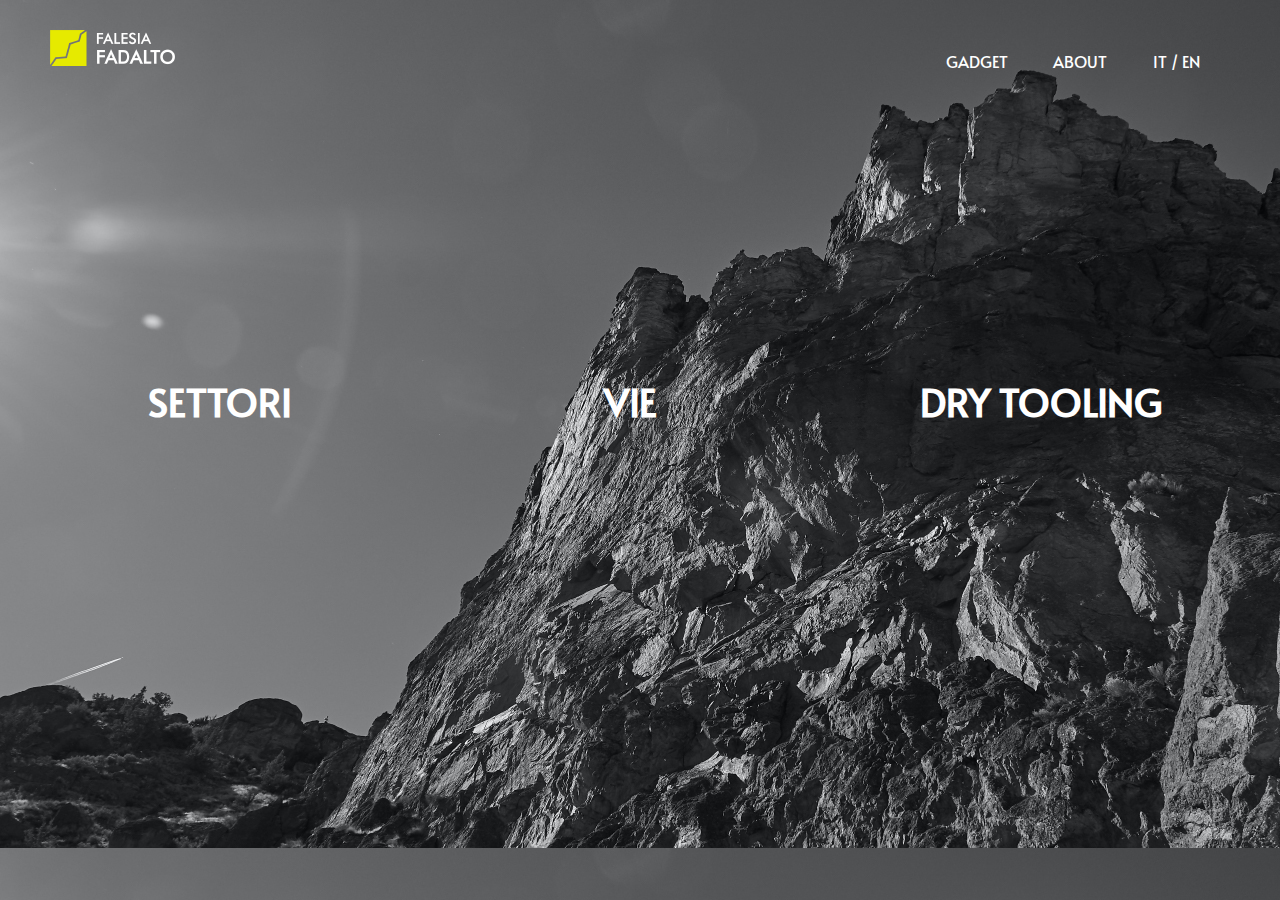
<file: 2PAGINA.html>
<!DOCTYPE html>
<html lang="en" dir="ltr">
  <head>
    <meta charset="utf-8">
    <link rel="stylesheet" href="css/style.css">
    <link rel="preconnect" href="https://fonts.gstatic.com">
    <link href="https://fonts.googleapis.com/css2?family=Alata&display=swap" rel="stylesheet">
    <title> Falesia Fadalto | HEAD QUARTER</title>
  </head>
  <body class="A1">

            <ul>
                <li id="home"><a href="index.html"><img src="IMG/Logo bianco con 40x40-01-01.png"></a></li>
                <li id="gadget"> <a class="A6" href="GADGET.html">GADGET</a> </li>
                <li id="menu"> <a class="A5" href="#">ABOUT</a></li>
                <li id="language">IT / EN</li>
            </ul>


        <p class="AA">
          <div class="A"><h2> <a class="A11" href="SETTORI.html">SETTORI</a> </h2></div>
          <div class="B"><h2> <a class="A11" href="VIE.html">VIE</a> </h2></div>
          <div class="C"><h2> <a class="A11" href="DRYTOOLING.html">DRY TOOLING</a> </h2></div>
       </p>











  </body>
</html>
</file>
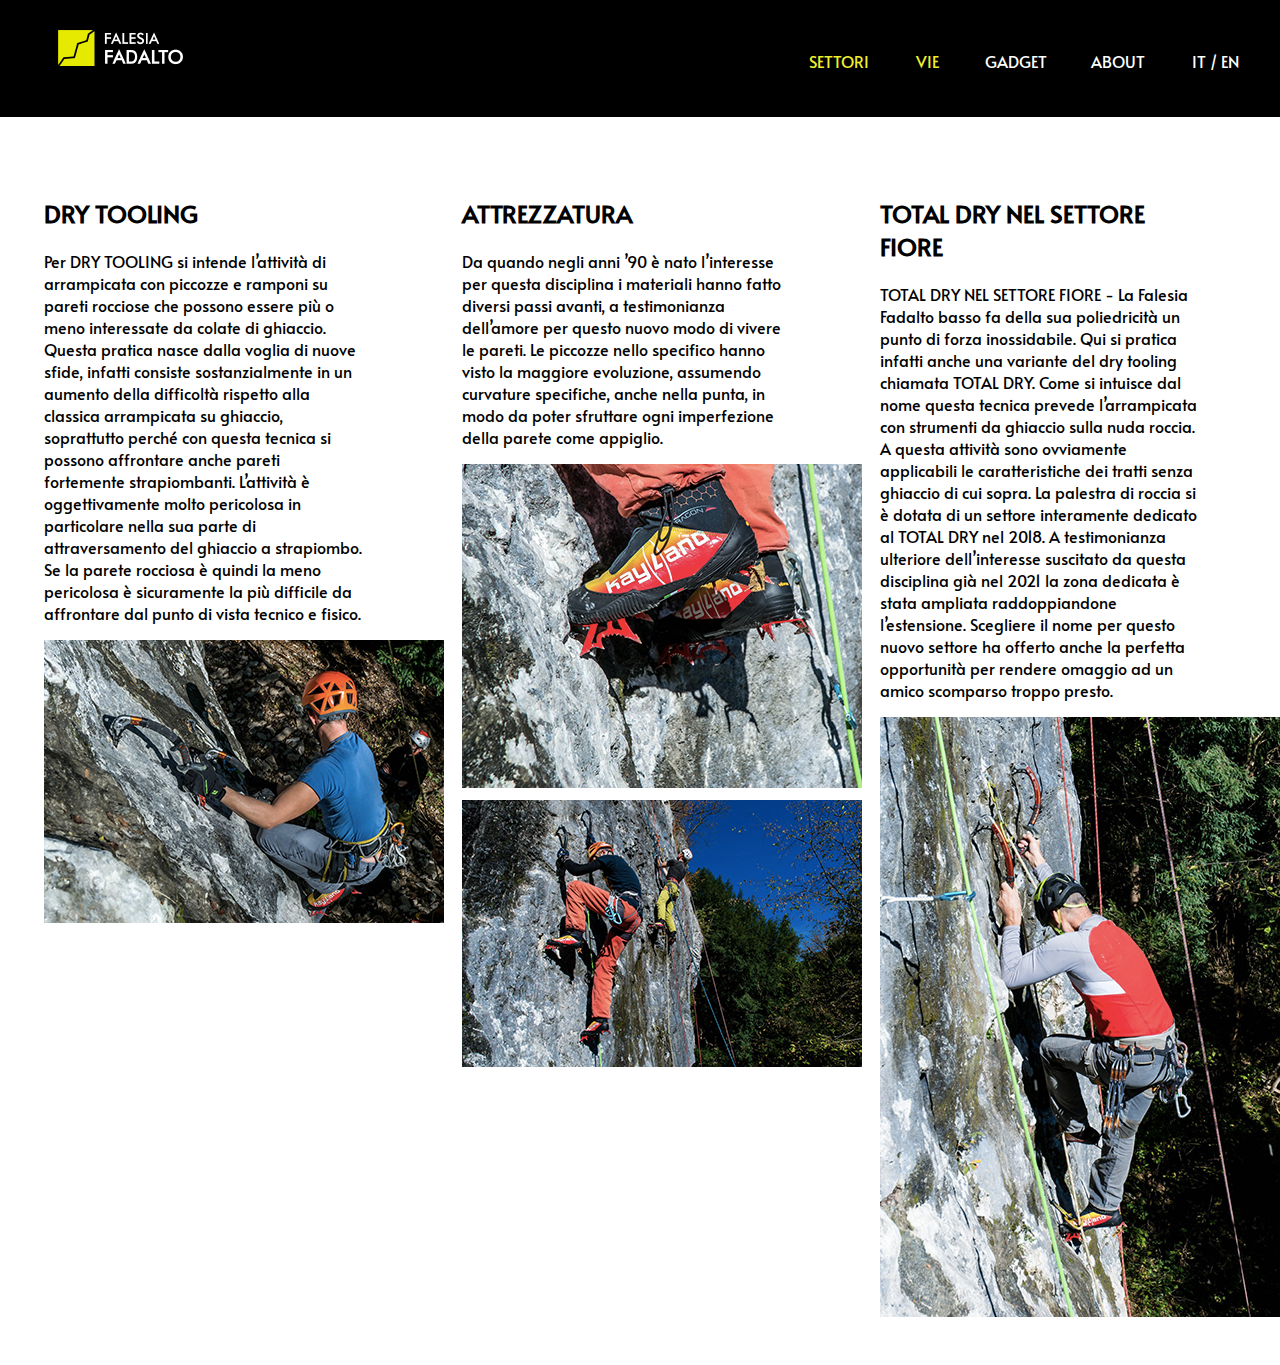
<file: DRYTOOLING.html>
<!DOCTYPE html>
<html lang="en" dir="ltr">
  <head>
    <meta charset="utf-8">
    <link rel="stylesheet" href="css/style.css">
    <link rel="preconnect" href="https://fonts.gstatic.com">
    <link href="https://fonts.googleapis.com/css2?family=Alata&display=swap" rel="stylesheet">
    <title> Falesia Fadalto | DRY TOOLING </title>
  </head>
  <body class="AAGdt">

            <ul id="gdt">
                <li id="home"><a href="index.html"><img src="IMG/Logo bianco con 40x40-01-01.png"></a></li>
                <li id="settoriDT"><a class="A6gdt" href="SETTORI.html">SETTORI</a></li>
                <li id="VIEgdt"> <a class="A7gdt" href="VIE.html">VIE</a></li>
                <li id="gadget2"> <a class="A6" href="GADGET.html">GADGET</a> </li>
                <li id="menu"> <a class="A5" href="#">ABOUT</a></li>
                <li id="language">IT / EN</li>


            </ul>


              <div class="DRY1">
                        <h2 class="H2dry">DRY TOOLING</h2>

                        <p>
                           Per DRY TOOLING si intende l’attività di arrampicata con piccozze e ramponi su pareti rocciose che possono essere più o meno interessate da colate di ghiaccio.
                            Questa pratica nasce dalla voglia di nuove sfide, infatti consiste sostanzialmente in un aumento della difficoltà rispetto alla classica arrampicata su ghiaccio, soprattutto perché con questa tecnica si possono affrontare anche pareti fortemente strapiombanti. L’attività è oggettivamente molto pericolosa in particolare nella sua parte di attraversamento del ghiaccio a strapiombo.
                            Se la parete rocciosa è quindi la meno pericolosa è sicuramente la più difficile da affrontare dal punto di vista tecnico e fisico.
                        </p>

                            <div class="">
                                <img src="IMG/pikke.jpg">
                            </div>


               </div>




                <div class="DRY2">
                                <h2 id="dry2" >ATTREZZATURA</h2>
                                <p>
                                  Da quando negli anni ’90 è nato l’interesse per questa disciplina i materiali hanno fatto diversi passi avanti, a testimonianza dell’amore per questo nuovo modo di vivere le pareti. Le piccozze nello specifico hanno visto la maggiore evoluzione, assumendo curvature specifiche, anche nella punta, in modo da poter sfruttare ogni imperfezione della parete come appiglio.
                                </p>

                        <div>
                          <img src="IMG/strumenti.jpg">
                        </div>

                        <div class="DRY4">
                          <img src="IMG/strumenti2.jpg">
                        </div>
                  </div>








            <div class="DRY3">

              <h2 class="H2dry">TOTAL DRY NEL SETTORE FIORE</h2>

              <p>
              TOTAL DRY NEL SETTORE FIORE - La Falesia Fadalto basso fa della sua poliedricità un punto di forza inossidabile. Qui si pratica infatti anche una variante del dry tooling chiamata TOTAL DRY. Come si intuisce dal nome questa tecnica prevede l’arrampicata con strumenti da ghiaccio sulla nuda roccia. A questa attività sono ovviamente applicabili le caratteristiche dei tratti senza ghiaccio di cui sopra. La palestra di roccia si è dotata di un settore interamente dedicato al TOTAL DRY nel 2018. A testimonianza ulteriore dell’interesse suscitato da questa disciplina già nel 2021 la zona dedicata è stata ampliata raddoppiandone l’estensione. Scegliere il nome per questo nuovo settore ha offerto anche la perfetta opportunità per rendere omaggio ad un amico scomparso troppo presto.
            </p>

              <div class="">
                <img src="IMG/livio.jpg">
              </div>


            </div>

</html>
</file>
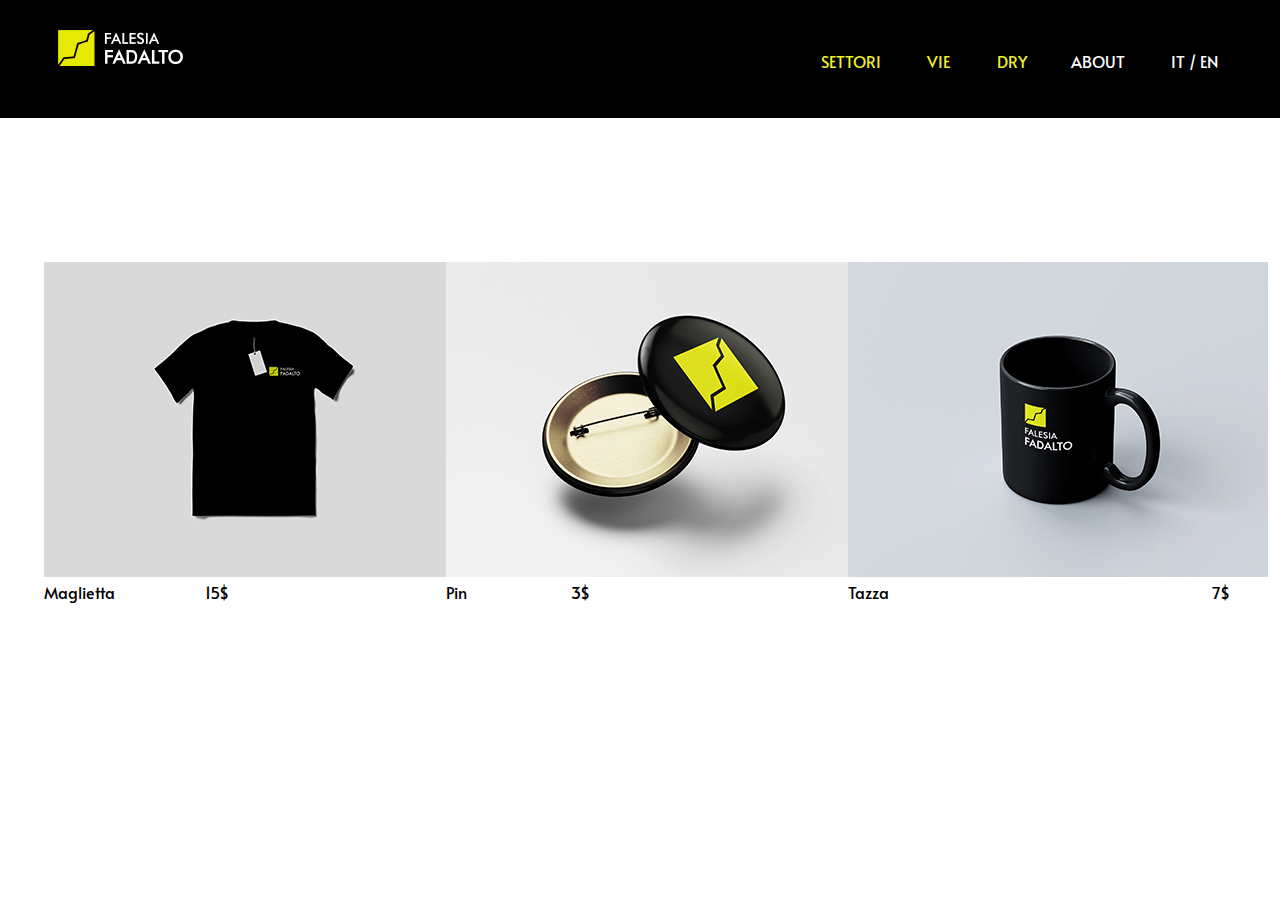
<file: GADGET.html>
<!DOCTYPE html>
<html lang="en" dir="ltr">
  <head>
    <meta charset="utf-8">
    <link rel="stylesheet" href="css/style.css">
    <link rel="preconnect" href="https://fonts.gstatic.com">
    <link href="https://fonts.googleapis.com/css2?family=Alata&display=swap" rel="stylesheet">
    <title> Falesia Fadalto | GADGET </title>
  </head>
  <body class="AAGdt">

            <ul id="gdt">
                <li id="home"><a href="index.html"><img src="IMG/Logo bianco con 40x40-01-01.png"></a></li>
                <li id="settori"><a class="A6gdt" href="SETTORI.html">SETTORI</a></li>
                <li id="VIEgdt"> <a class="A7gdt" href="VIE.html">VIE</a></li>
                <li id="DRY"> <a class="A8" href="DRYTOOLING.html">DRY</a></li>
                <li id="menu"> <a class="A5" href="#">ABOUT</a></li>
                <li id="language">IT / EN</li>


            </ul>


            <p class="AAAgdt">
              <div class="Agdt"> <img src="IMG/tshirt 01.jpg" alt=""> Maglietta <p class="bibob1"> 15$</p>  </div>
              <div class="Bgdt"> <img src="IMG/pin 01.jpg" alt=""> Pin <p class="bibob2"> 3$</p>  </div>
              <div class="Cgdt"> <img src="IMG/tazza 01.jpg" alt=""> Tazza <p class="bibob3"> 7$</p> </div>
           </p>






  </body>
</html>
</file>
<file: css/style.css>
/*PAGINA UNO*/

body#Filippo {
 background-image: url("../IMG/sfondo.jpg");
 background-color: #cccccc;
 margin-left: 55em;
 margin-top: 19em;
}

.imageBox {
  position: relative;
  float: left;}

.imageBox .hoverImg {
  position: absolute;
  left: 0;
  top: 0;
  display: none;}

.imageBox:hover .hoverImg {
  display: block;}







/* PAGINA DUE */

ul li{ display: inline;}

a{text-decoration: none;}

ul{ margin-top: 2.2222%;}

li#menu { padding-left: 3.3333%;
          font-family: "Alata",sans-serif;}

li#home {margin-right:;}

li#gadget {padding-left: 56.7%;
          font-family: "Alata",sans-serif;}

li#language {margin-left: 3.47%;
            font-family: "Alata",sans-serif;
            color: white;}

.A1 { background-image: url("../IMG/Sfondo.jpg");
      color: white;}


.AA{margin-top: 6.25%;}

.A{float: left;
  width: 30%;
  margin: 1.1111%;
  padding-top: 15%;
  padding-bottom: 20%;
  margin-left: 1.736%;
  font-family: "Alata",sans-serif;}

.B{float: left;
  width: 30%;
  margin: 1.1111%;
  padding-top: 15%;
  padding-bottom: 20%;
  margin-left: 1.39%;
  font-family: "Alata",sans-serif;}

.C{float: left;
  width: 30%;
  padding-top: 15%;
  padding-bottom: 20%;
  margin: 1.1111%;
  margin-left: 1.39%;
  font-family: "Alata",sans-serif;}

h2{ text-align: center;}


.A:hover{ background-image: url("../IMG/SETTORI.png");}

.B:hover{ background-image: url("../IMG/VIE_Tavola disegno 1_Tavola disegno 1.png");}

.C:hover{ background-image: url("../IMG/DRYTOOLING.png");}

.A5{color: white;}

.A6 {color: white;}

.A11{font-size: 1.6em;
      color: white;}



/*PAGINA SETTORI SPECIFICA*/


li#VIE { margin-left: 47.8%;
          font-family: "Alata",sans-serif;}

li#DRY { margin-left: 3.47%;
          font-family: "Alata",sans-serif;}


li#gadget2 {padding-left: 3.47%;
            font-family: "Alata",sans-serif;}

    .A7 {color: #eff02c;
    font-size: 1.01em;}

    .A8 {color: #eff02c;
    font-size: 1.01em;}



    .D{float: left;
      width: 30%;
      margin: 1.1111%;
      padding-top: 15%;
      padding-bottom: 20%;
      margin-left: 1.736%;
      font-family: "Alata",sans-serif;}

    .E{float: left;
      width: 30%;
      margin: 1.1111%;
      padding-top: 15%;
      padding-bottom: 20%;
      margin-left: 1.736%;
      font-family: "Alata",sans-serif;}

    .F{float: left;
      width: 30%;
      padding-top: 15%;
      padding-bottom: 20%;
      margin: 1.1111%;
      margin-left: 1.39%;
      font-family: "Alata",sans-serif;}

 .A9 {background-color: black;}


  .Dsett {float: left;
    width: 20%;
    padding-top: 15%;
    padding-bottom: 30%;
    padding-right: 2.8%;
    margin-left: 2.8%;
    font-family: "Alata",sans-serif;
    background-image: url("../IMG/5-PICCOLO.png");
    background-repeat: no-repeat;}

  .Esett {float: left;
    width: 20%;
    padding-top: 15%;
    padding-bottom: 30%;
    padding-right: 2.8%;
    margin-left: 1.1111%;
    font-family: "Alata",sans-serif;
    background-image: url("../IMG/9-PICCOLO.png");
    background-repeat: no-repeat;}

  .Fsett {float: left;
    width: 20%;
    padding-top: 15%;
    padding-bottom: 30%;
    padding-right: 2.8%;
    margin-left: 1.1111%;
    font-family: "Alata",sans-serif;
    background-image: url("../IMG/10-PICCOLO.png");
    background-repeat: no-repeat;}

  .Gsett {float: left;
    width: 20%;
    padding-top: 15%;
    padding-bottom: 30%;
    padding-right: 2.8%;
    margin-left: 1.1111%;
    font-family: "Alata",sans-serif;
    background-image: url("../IMG/12-PICCOLO.png");
    background-repeat: no-repeat;}




/*GADGET*/

.AAGdt {background-color: none;
        margin: 0px;}

ul#gdt {background-color: black;
        padding-bottom: 3.47%;
        padding-top: 2.22%;
        padding-left: 4.38%;
        padding-right: 0.5555%;
        margin-top: 0px;}

li#VIEgdt {margin-left: 3.47%;
        font-family: "Alata",sans-serif;}

li#settori {margin-left: 46.11%;
            font-family: "Alata",sans-serif;}

        .Agdt{float: left;
          width: 30%;
          margin: 0px;
          padding-top: 10%;
          padding-bottom: 0%;
          margin-left: 3.47%;
          font-family: "Alata",sans-serif;}

        .Bgdt{float: left;
          width: 30%;
          margin: 0px;
          padding-top: 10%;
          padding-bottom: 0%;
          margin-left: 1.39%;
          font-family: "Alata",sans-serif;}

        .Cgdt{float: left;
          width: 30%;
          padding-top: 10%;
          padding-bottom: 0%;
          margin: 0px;
          margin-left: 1.39%;
          font-family: "Alata",sans-serif;}

        .bibob3 {padding-left: 83%;
                display: inline;}
        .bibob1 {padding-left: 22.22%;
                display: inline;}
        .bibob2 {padding-left: 26.04%;
                display: inline;}

        .A7gdt {color: #eff02c;}
        .A6gdt {color: #eff02c;}



 /* VIE */

 .A9v { background-image: url("../IMG/3BOH.jpg");
        background-size:;
        background-repeat: no-repeat;
        margin: 0px;}

  ul#ULvie {  background-color: black;
              padding-bottom: 3.47%;
              padding-top: 2.22%;
              padding-left: 3.33%;
              padding-right: 0.5555%;
              margin-top: 0px;
              margin-bottom: 0px;}

li#SETTORIv {margin-left: 45.14%;}

.A7v {color: #eff02c;
      font-family: "Alata",sans-serif;}




/* DRYTOOLING */

li#settoriDT {margin-left: 45.14%;}

h2#dry2 {text-align: left;}

.A6gdt {font-family: "Alata",sans-serif;
        color: #eff02c;}

.DRY1 {float: left;
        width: 25%;
        padding: 3.47%;
        margin-left: 0px;
        font-family: "Alata";}

.DRY2 {float: left;
        width: 25%;
        padding: 3.47%;
        margin-left: 0.69%;
        font-family: "Alata";}

.DRY3 {float: right;
        width: 25%;
        padding: 3.47%;
        margin-right: 2.8%;
        font-family: "Alata";}

.H2dry {text-align: left;}

.DRY4 {margin-top: 2.43%;}
</file>
